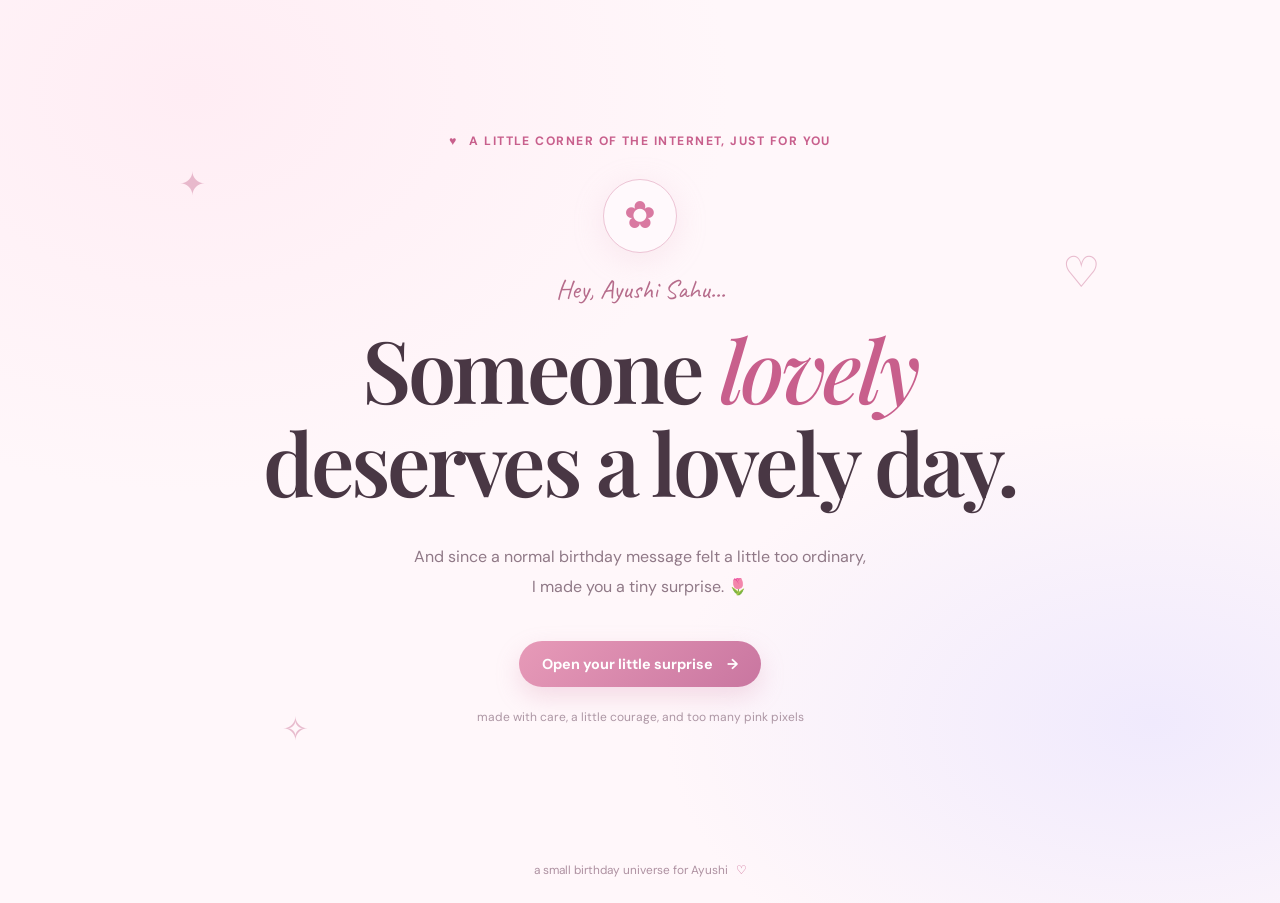
<file: index.html>
<!doctype html>
<html lang="en">
<head>
  <meta charset="utf-8"><meta name="viewport" content="width=device-width, initial-scale=1">
  <meta name="theme-color" content="#fff2f7">
  <title>For Ayushi ✿</title>
  <link rel="stylesheet" href="style.css">
  <script defer src="script.js"></script>
</head>
<body class="home-page">
  <div class="sparkle sparkle-one">✦</div><div class="sparkle sparkle-two">♡</div><div class="sparkle sparkle-three">✧</div>
  <main class="hero">
    <div class="eyebrow"><span class="tiny-heart">♥</span> a little corner of the internet, just for you</div>
    <div class="flower-stamp" aria-hidden="true">✿</div>
    <p class="script intro">Hey, Ayushi Sahu...</p>
    <h1>Someone <em>lovely</em><br> deserves a lovely day.</h1>
    <p class="subcopy">And since a normal birthday message felt a little too ordinary,<br class="desktop-only"> I made you a tiny surprise. 🌷</p>
    <a class="button primary" href="letter.html">Open your little surprise <span>→</span></a>
    <p class="tiny-note">made with care, a little courage, and too many pink pixels</p>
  </main>
  <footer class="site-footer">a small birthday universe for Ayushi <span>♡</span></footer>
</body>
</html>
</file>
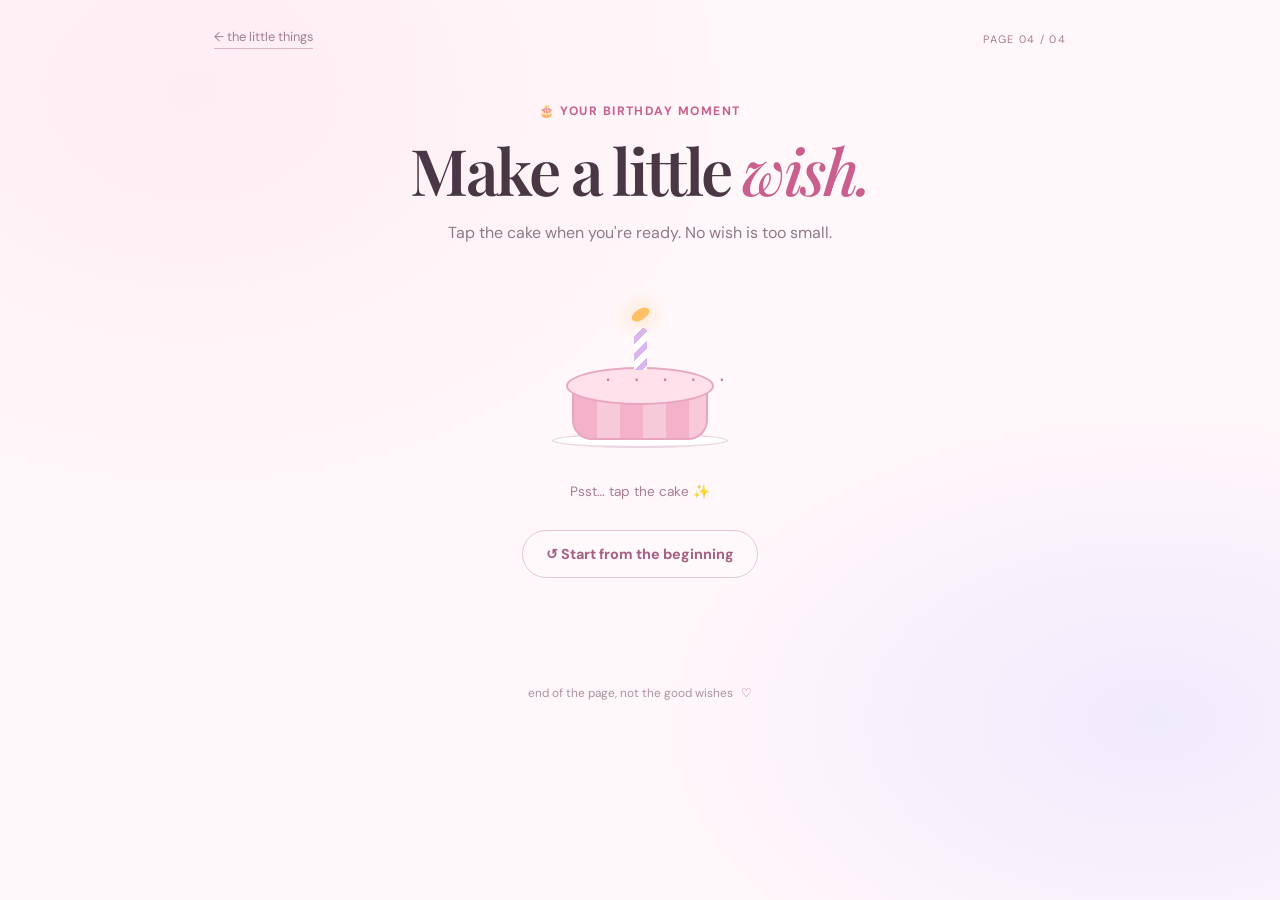
<file: cake.html>
<!doctype html>
<html lang="en">
<head>
  <meta charset="utf-8"><meta name="viewport" content="width=device-width, initial-scale=1">
  <meta name="theme-color" content="#fff2f7">
  <title>Make a little wish 🎂</title>
  <link rel="stylesheet" href="style.css"><script defer src="script.js"></script>
</head>
<body class="cake-page">
  <nav class="top-nav"><a href="memories.html">← the little things</a><span>page 04 / 04</span></nav>
  <main class="page-wrap cake-wrap">
    <div class="section-kicker">🎂 your birthday moment</div>
    <h1 class="page-title">Make a little <em>wish.</em></h1>
    <p class="page-intro">Tap the cake when you're ready. No wish is too small.</p>
    <button class="cake-button" id="cakeButton" aria-label="Make a birthday wish">
      <span class="candle"><i class="flame"></i></span>
      <span class="cake-top"></span><span class="cake-body"></span><span class="cake-plate"></span>
      <span class="cake-sprinkles">· · · · ·</span>
    </button>
    <p class="cake-hint" id="cakeHint">Psst… tap the cake ✨</p>
    <section class="final-message hidden" id="finalMessage">
      <div class="final-heart">♡</div>
      <h2>Happy Birthday, Ayushi!</h2>
      <p>May your wishes find their way to you — one little bit of magic at a time.</p>
      <p class="script final-script">Stay soft. Stay curious. Keep being you. 🌷</p>
      <button class="button primary" id="confettiButton">Celebrate again ✨</button>
    </section>
    <div class="page-actions"><a class="button ghost" href="index.html">↺ Start from the beginning</a></div>
  </main>
  <div class="confetti-layer" id="confettiLayer" aria-hidden="true"></div>
  <footer class="site-footer">end of the page, not the good wishes <span>♡</span></footer>
</body>
</html>
</file>
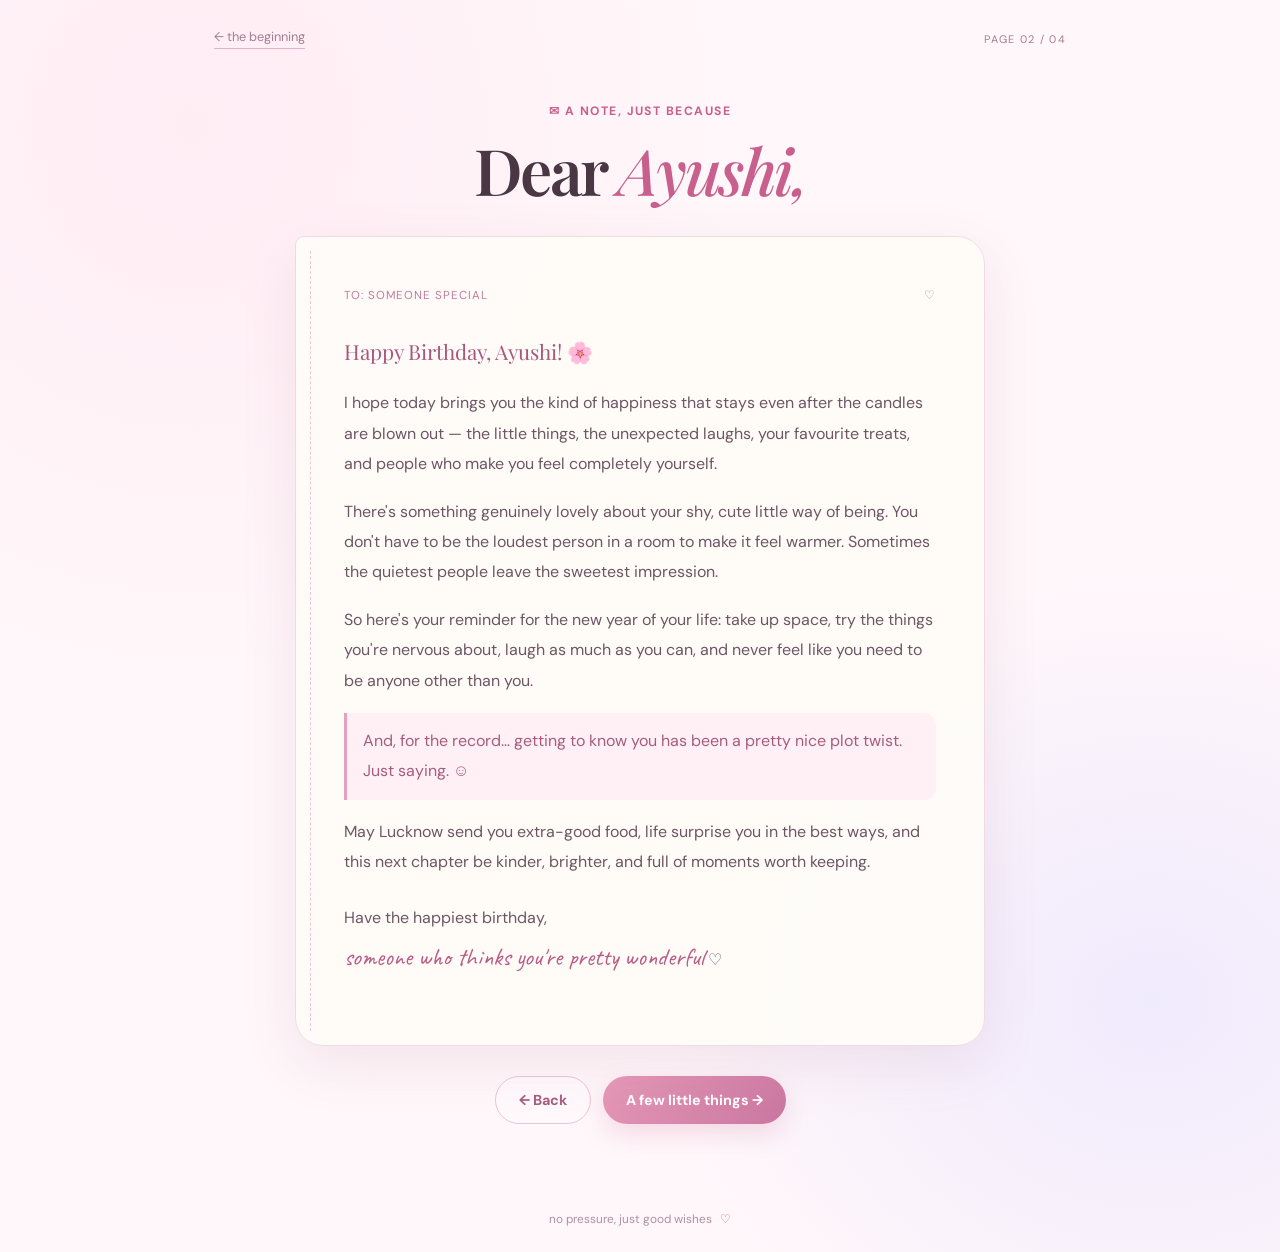
<file: letter.html>
<!doctype html>
<html lang="en">
<head>
  <meta charset="utf-8"><meta name="viewport" content="width=device-width, initial-scale=1">
  <meta name="theme-color" content="#fff2f7">
  <title>A little note for you ✉</title>
  <link rel="stylesheet" href="style.css"><script defer src="script.js"></script>
</head>
<body>
  <nav class="top-nav"><a href="index.html">← the beginning</a><span>page 02 / 04</span></nav>
  <main class="page-wrap">
    <div class="section-kicker">✉ a note, just because</div>
    <h1 class="page-title">Dear <em>Ayushi,</em></h1>
    <article class="letter-card">
      <div class="letter-top"><span>to: someone special</span><span>♡</span></div>
      <p>Happy Birthday, Ayushi! 🌸</p>
      <p>I hope today brings you the kind of happiness that stays even after the candles are blown out — the little things, the unexpected laughs, your favourite treats, and people who make you feel completely yourself.</p>
      <p>There's something genuinely lovely about your shy, cute little way of being. You don't have to be the loudest person in a room to make it feel warmer. Sometimes the quietest people leave the sweetest impression.</p>
      <p>So here's your reminder for the new year of your life: take up space, try the things you're nervous about, laugh as much as you can, and never feel like you need to be anyone other than you.</p>
      <p class="soft-flirt">And, for the record… getting to know you has been a pretty nice plot twist. Just saying. ☺</p>
      <p>May Lucknow send you extra-good food, life surprise you in the best ways, and this next chapter be kinder, brighter, and full of moments worth keeping.</p>
      <p class="signoff">Have the happiest birthday,<br><span class="script">someone who thinks you're pretty wonderful</span> ♡</p>
    </article>
    <div class="page-actions"><a class="button ghost" href="index.html">← Back</a><a class="button primary" href="memories.html">A few little things →</a></div>
  </main>
  <footer class="site-footer">no pressure, just good wishes <span>♡</span></footer>
</body>
</html>
</file>
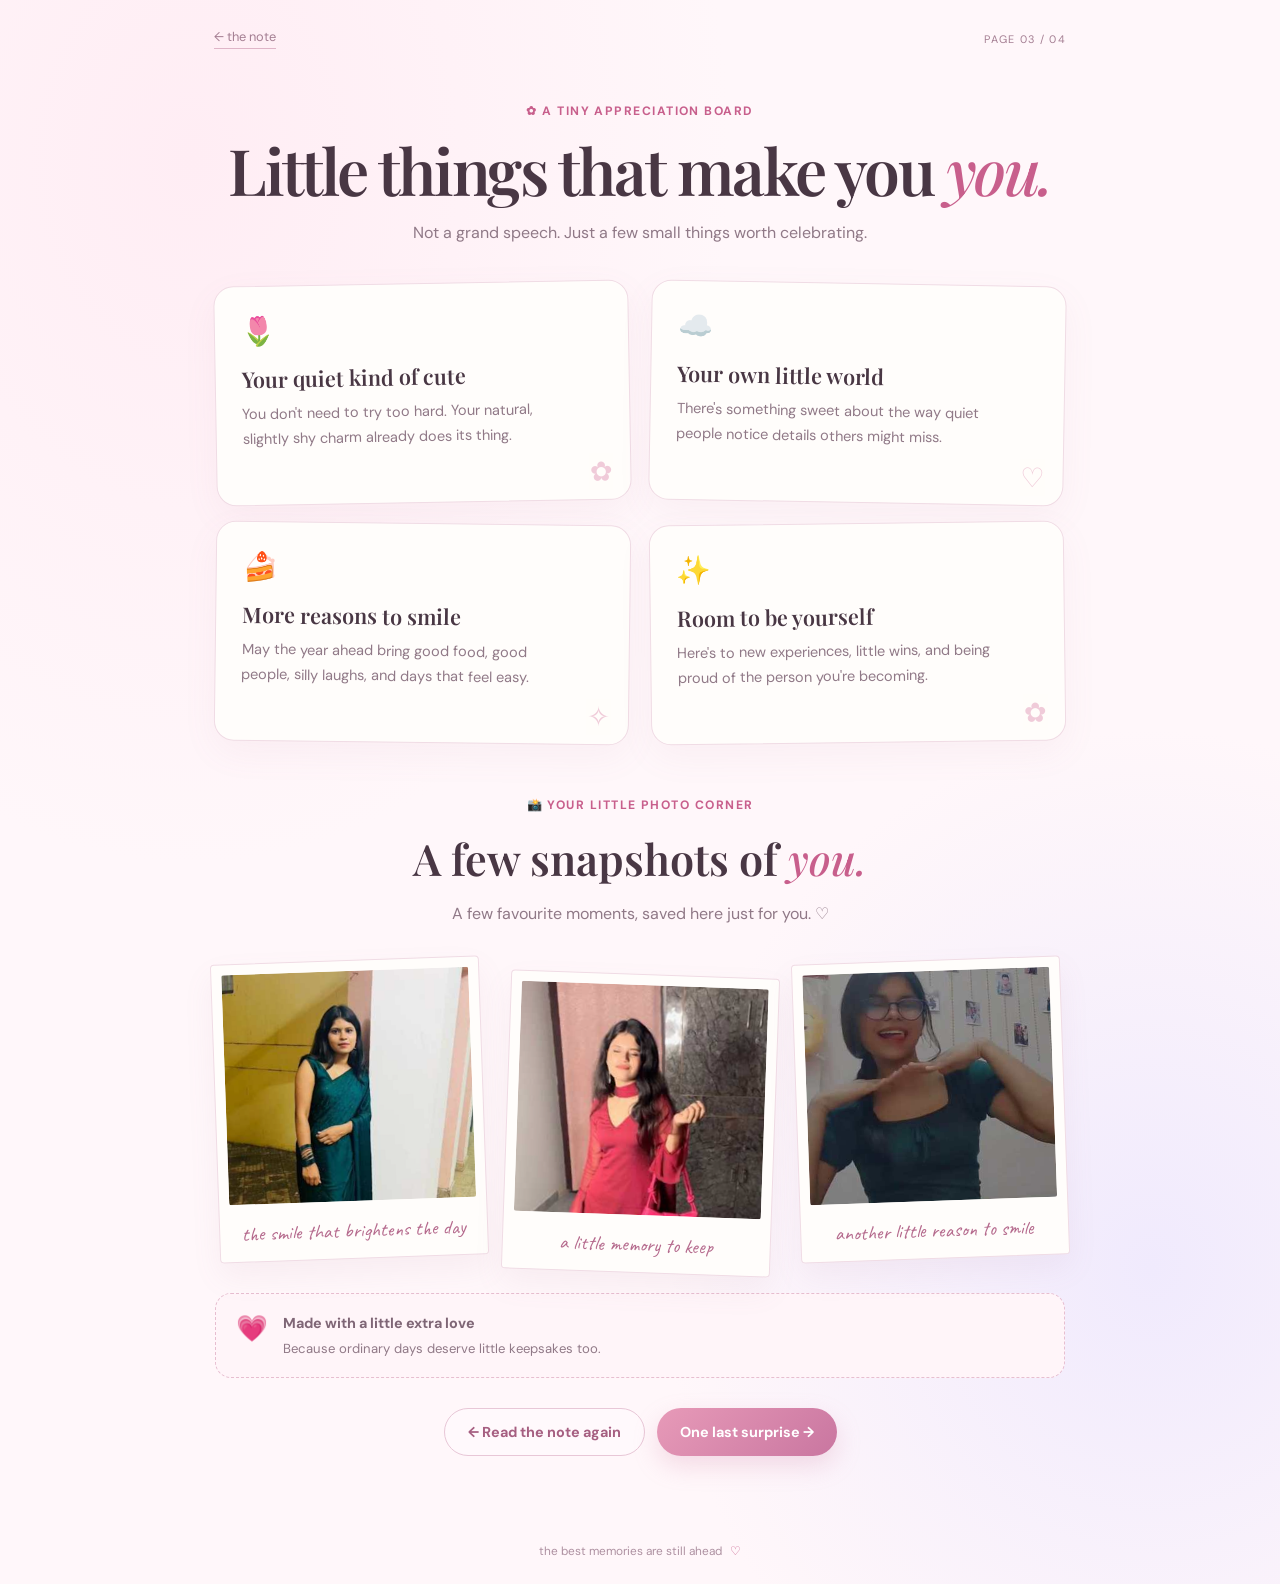
<file: memories.html>
<!doctype html>
<html lang="en">
<head>
  <meta charset="utf-8"><meta name="viewport" content="width=device-width, initial-scale=1">
  <meta name="theme-color" content="#fff2f7"><title>Little things about you ✿</title>
  <link rel="stylesheet" href="style.css"><script defer src="script.js"></script>
</head>
<body>
  <nav class="top-nav"><a href="letter.html">← the note</a><span>page 03 / 04</span></nav>
  <main class="page-wrap">
    <div class="section-kicker">✿ a tiny appreciation board</div>
    <h1 class="page-title">Little things that make you <em>you.</em></h1>
    <p class="page-intro">Not a grand speech. Just a few small things worth celebrating.</p>
    <section class="memory-grid">
      <article class="memory-card tilt-a"><div class="card-icon">🌷</div><h2>Your quiet kind of cute</h2><p>You don't need to try too hard. Your natural, slightly shy charm already does its thing.</p><span class="card-doodle">✿</span></article>
      <article class="memory-card tilt-b"><div class="card-icon">☁️</div><h2>Your own little world</h2><p>There's something sweet about the way quiet people notice details others might miss.</p><span class="card-doodle">♡</span></article>
      <article class="memory-card tilt-c"><div class="card-icon">🍰</div><h2>More reasons to smile</h2><p>May the year ahead bring good food, good people, silly laughs, and days that feel easy.</p><span class="card-doodle">✧</span></article>
      <article class="memory-card tilt-d"><div class="card-icon">✨</div><h2>Room to be yourself</h2><p>Here's to new experiences, little wins, and being proud of the person you're becoming.</p><span class="card-doodle">✿</span></article>
    </section>
    <section class="photo-gallery-section">
      <div class="section-kicker">📸 your little photo corner</div>
      <h2 class="gallery-title">A few snapshots of <em>you.</em></h2>
      <p class="page-intro">A few favourite moments, saved here just for you. ♡</p>
      <div class="photo-gallery">
        <figure class="photo-frame"><img src="photos/ayushi-1.jpg" alt="Ayushi in a beautiful traditional outfit" onerror="this.style.display='none';this.nextElementSibling.style.display='grid'"><div class="photo-placeholder"><span>🌷</span><strong>A favourite moment</strong><small>♡</small></div><figcaption>the smile that brightens the day</figcaption></figure>
        <figure class="photo-frame photo-frame-offset"><img src="photos/ayushi-2.jpg" alt="Ayushi dressed up for a lovely day" onerror="this.style.display='none';this.nextElementSibling.style.display='grid'"><div class="photo-placeholder"><span>♡</span><strong>A little memory</strong><small>♡</small></div><figcaption>a little memory to keep</figcaption></figure>
        <figure class="photo-frame"><img src="photos/ayushi-3.jpg" alt="Ayushi smiling playfully for the camera" onerror="this.style.display='none';this.nextElementSibling.style.display='grid'"><div class="photo-placeholder"><span>✦</span><strong>One more for the album</strong><small>♡</small></div><figcaption>another little reason to smile</figcaption></figure>
      </div>
    </section>
    <aside class="photo-note"><span class="photo-note-icon">💗</span><div><strong>Made with a little extra love</strong><p>Because ordinary days deserve little keepsakes too.</p></div></aside>
    <div class="page-actions"><a class="button ghost" href="letter.html">← Read the note again</a><a class="button primary" href="cake.html">One last surprise →</a></div>
  </main>
  <footer class="site-footer">the best memories are still ahead <span>♡</span></footer>
</body>
</html>
</file>
<file: style.css>
@import url('https://fonts.googleapis.com/css2?family=DM+Sans:wght@400;500;600;700&family=Playfair+Display:ital,wght@0,500;0,600;0,700;1,500;1,600&family=Caveat:wght@500;600&display=swap');
:root{--bg:#fff7fa;--ink:#493744;--muted:#907987;--pink:#e98eaf;--rose:#c85f8c;--lilac:#e9e1f6;--cream:#fffdf9;--line:#f1dce6;--shadow:0 18px 55px rgba(153,89,120,.12)}
*{box-sizing:border-box}html{scroll-behavior:smooth}body{margin:0;min-height:100vh;background:radial-gradient(ellipse at 15% 10%,#ffedf4 0,transparent 35%),radial-gradient(ellipse at 90% 80%,#f0eafd 0,transparent 30%),var(--bg);color:var(--ink);font-family:'DM Sans',sans-serif;position:relative;overflow-x:hidden}a{color:inherit;text-decoration:none}.hero{min-height:calc(100vh - 55px);display:flex;flex-direction:column;align-items:center;justify-content:center;text-align:center;padding:70px 22px 45px;position:relative}.eyebrow,.section-kicker{font-size:.76rem;letter-spacing:.12em;text-transform:uppercase;color:var(--rose);font-weight:700}.tiny-heart{display:inline-block;margin-right:7px}.flower-stamp{display:grid;place-items:center;margin:30px 0 8px;width:74px;height:74px;border:1px solid #edc4d5;border-radius:50%;background:#fff9fc;color:#d979a1;font-size:2.35rem;box-shadow:0 7px 30px #e6bbce40;animation:float 4s ease-in-out infinite}.script{font-family:'Caveat',cursive}.intro{font-size:1.65rem;color:#b66c8b;margin:12px 0 8px}h1,h2{font-family:'Playfair Display',serif;font-weight:600}h1{font-size:clamp(2.65rem,7vw,5.4rem);line-height:1.08;letter-spacing:-.04em;margin:8px 0 18px}h1 em,.page-title em{color:var(--rose);font-weight:500}.subcopy,.page-intro{color:var(--muted);line-height:1.85;font-size:1rem}.button{display:inline-flex;align-items:center;justify-content:center;gap:14px;border-radius:999px;padding:14px 23px;font-weight:700;font-size:.9rem;transition:transform .2s,box-shadow .2s,border-color .2s;cursor:pointer;border:0}.button:hover{transform:translateY(-3px)}.primary{color:white;background:linear-gradient(135deg,#e79ab8,#c976a0);box-shadow:0 10px 25px #d88eae45}.primary:hover{box-shadow:0 14px 30px #d88eae60}.hero .button{margin-top:24px}.tiny-note{font-size:.75rem;color:#ad96a4;margin-top:22px}.site-footer{text-align:center;color:#ae91a1;font-size:.74rem;padding:17px 20px 25px}.site-footer span{color:var(--rose);margin-left:5px}.sparkle{position:absolute;color:#dfa2bb;font-size:2rem;opacity:.7;animation:float 5s ease-in-out infinite}.sparkle-one{top:18%;left:14%}.sparkle-two{top:27%;right:14%;font-size:2.7rem;animation-delay:1s}.sparkle-three{bottom:17%;left:22%;animation-delay:2s}.top-nav{max-width:900px;margin:0 auto;padding:28px 24px;display:flex;justify-content:space-between;align-items:center;color:#a47e92;font-size:.8rem}.top-nav a{border-bottom:1px solid #dfb5c8;padding-bottom:3px}.top-nav span{letter-spacing:.12em;text-transform:uppercase;font-size:.68rem}.page-wrap{width:min(850px,calc(100% - 36px));margin:26px auto 70px;text-align:center}.section-kicker{margin-bottom:16px}.page-title{font-size:clamp(2.35rem,5vw,4rem);margin:0 0 14px}.page-intro{margin:0 auto 32px;max-width:540px}.letter-card{max-width:690px;margin:32px auto 0;text-align:left;background:rgba(255,253,249,.88);border:1px solid #f0dbe5;border-radius:9px 28px 28px 28px;padding:clamp(24px,5vw,48px);box-shadow:var(--shadow);position:relative;line-height:1.9;color:#6d5665}.letter-card:before{content:"";position:absolute;left:14px;top:14px;bottom:14px;border-left:1px dashed #edc4d5}.letter-top{display:flex;justify-content:space-between;color:#c27b9a;font-size:.72rem;letter-spacing:.08em;text-transform:uppercase;margin-bottom:25px}.letter-card p{margin:0 0 17px}.letter-card p:first-of-type{font-family:'Playfair Display',serif;font-size:1.3rem;color:#a9577e}.letter-card .soft-flirt{background:#fff0f6;border-left:3px solid #e5a1bd;padding:13px 16px;border-radius:0 12px 12px 0;color:#a75c7d}.signoff{padding-top:8px}.signoff .script{font-size:1.55rem;color:#b95d87}.page-actions{display:flex;gap:12px;justify-content:center;flex-wrap:wrap;margin-top:30px}.ghost{border:1px solid #e8c7d7;color:#a65f81;background:#fff9fc}.memory-grid{display:grid;grid-template-columns:repeat(2,minmax(0,1fr));gap:20px;text-align:left;margin:35px 0}.memory-card{min-height:220px;padding:26px;background:#fffdfb;border:1px solid #f0dce5;border-radius:20px;box-shadow:0 12px 35px #a96e8910;position:relative;overflow:hidden}.tilt-a{transform:rotate(-1deg)}.tilt-b{transform:rotate(1deg)}.tilt-c{transform:rotate(.7deg)}.tilt-d{transform:rotate(-.7deg)}.card-icon{font-size:1.75rem;margin-bottom:15px}.memory-card h2{font-size:1.35rem;margin:0 0 9px}.memory-card p{color:var(--muted);font-size:.91rem;line-height:1.75;margin:0;max-width:320px}.card-doodle{position:absolute;right:18px;bottom:10px;font-size:1.7rem;color:#edbfd1;opacity:.8}.photo-note{display:flex;gap:15px;align-items:flex-start;text-align:left;padding:18px 20px;border:1px dashed #e7bed0;background:#fff5f9;border-radius:16px;color:#7f6676}.photo-note-icon{font-size:1.6rem}.photo-note strong{font-size:.9rem}.photo-note p{font-size:.82rem;line-height:1.6;margin:5px 0 0;color:var(--muted)}code{background:#f7e8ef;padding:2px 5px;border-radius:5px}.cake-wrap{padding-bottom:20px}.cake-button{position:relative;width:210px;height:190px;border:0;background:transparent;margin:18px auto 10px;display:block;cursor:pointer;animation:float 3s ease-in-out infinite}.cake-top{position:absolute;bottom:65px;left:31px;width:148px;height:38px;border-radius:50%;background:#ffe0eb;border:2px solid #e8a5bf;z-index:2}.cake-body{position:absolute;left:37px;bottom:30px;width:136px;height:58px;border-radius:0 0 20px 20px;background:repeating-linear-gradient(90deg,#f3b2ca 0 23px,#f8c9d9 23px 46px);border:2px solid #e8a5bf;border-top:0;z-index:1}.cake-plate{position:absolute;bottom:22px;left:17px;width:176px;height:15px;border-radius:50%;background:#fff;border:2px solid #ead6e2}.candle{position:absolute;z-index:3;bottom:100px;left:99px;width:13px;height:42px;background:repeating-linear-gradient(135deg,#fff 0 6px,#d9b6f0 6px 12px);border-radius:4px 4px 1px 1px}.flame{position:absolute;left:1px;top:-23px;width:11px;height:19px;border-radius:70% 30% 65% 35%;transform:rotate(45deg);background:#ffbf67;box-shadow:0 0 20px #ffc875;animation:flicker .7s infinite alternate}.cake-sprinkles{position:absolute;z-index:4;bottom:78px;left:70px;color:#c57b9a;letter-spacing:8px;font-size:1.4rem}.cake-hint{color:#a77b91;font-size:.85rem}.final-message{max-width:480px;margin:28px auto 0;padding:28px;background:#fffdfb;border:1px solid #f0dce5;border-radius:24px;box-shadow:var(--shadow);animation:pop .5s ease both}.final-message h2{font-size:2rem;color:#b75f87;margin:5px 0 12px}.final-message p{color:var(--muted);line-height:1.7}.final-heart{font-size:2.2rem;color:#df8fb0}.final-script{font-size:1.7rem;color:#b75f87}.hidden{display:none!important}.confetti-layer{position:fixed;inset:0;pointer-events:none;overflow:hidden;z-index:10}.confetti{position:absolute;top:-20px;font-size:20px;animation:fall 2.7s linear forwards}@keyframes float{0%,100%{transform:translateY(0)}50%{transform:translateY(-9px)}}@keyframes flicker{from{transform:rotate(42deg) scale(.95)}to{transform:rotate(50deg) scale(1.08)}}@keyframes pop{from{opacity:0;transform:translateY(15px) scale(.97)}to{opacity:1;transform:translateY(0) scale(1)}}@keyframes fall{to{transform:translateY(110vh) rotate(650deg);opacity:.2}}@media(max-width:600px){.hero{min-height:calc(100svh - 60px);padding-top:55px}.sparkle-one{left:7%;top:14%}.sparkle-two{right:6%;top:22%}.sparkle-three{left:9%;bottom:13%}.desktop-only{display:none}.top-nav{padding:22px 20px}.page-wrap{margin-top:20px}.memory-grid{grid-template-columns:1fr;gap:14px}.memory-card{min-height:175px;transform:none}.letter-card{padding:28px 25px 28px 35px}.page-actions .button{font-size:.82rem;padding:12px 17px}.page-title{letter-spacing:-.03em}}
@media(prefers-reduced-motion:reduce){*,*:before,*:after{animation-duration:.01ms!important;animation-iteration-count:1!important;scroll-behavior:auto!important}}
/* Personal photo gallery */
.photo-gallery-section{margin:54px 0 34px}.gallery-title{font-size:clamp(1.8rem,4vw,2.7rem);margin:0 0 12px}.gallery-title em{color:var(--rose);font-weight:500}.photo-gallery{display:grid;grid-template-columns:repeat(3,minmax(0,1fr));gap:22px;align-items:center;margin:30px 0}.photo-frame{margin:0;padding:10px 10px 15px;background:#fffdfb;border:1px solid #f0dce5;box-shadow:0 14px 30px #a96e8914;transform:rotate(-2deg);border-radius:4px}.photo-frame-offset{transform:translateY(14px) rotate(2deg)}.photo-frame img{width:100%;height:230px;object-fit:cover;border-radius:2px;background:#fff3f8}.photo-frame figcaption{font-family:'Caveat',cursive;font-size:1.25rem;color:#b56a8d;padding-top:12px}.photo-placeholder{height:230px;display:none;place-items:center;align-content:center;gap:8px;padding:10px;background:linear-gradient(140deg,#fff0f6,#f2eafa);color:#a76686;border-radius:2px}.photo-placeholder span{font-size:2.2rem}.photo-placeholder strong{font-family:'Playfair Display',serif;font-size:1.05rem}.photo-placeholder small{font-size:.67rem;color:#a78a9a;overflow-wrap:anywhere}.photo-frame img[style*="display: none"]+ .photo-placeholder{display:grid}@media(max-width:680px){.photo-gallery{grid-template-columns:1fr;max-width:340px;margin:28px auto;gap:18px}.photo-frame,.photo-frame-offset{transform:none}.photo-frame img,.photo-placeholder{height:250px}.photo-gallery-section{margin-top:40px}}
</file>
